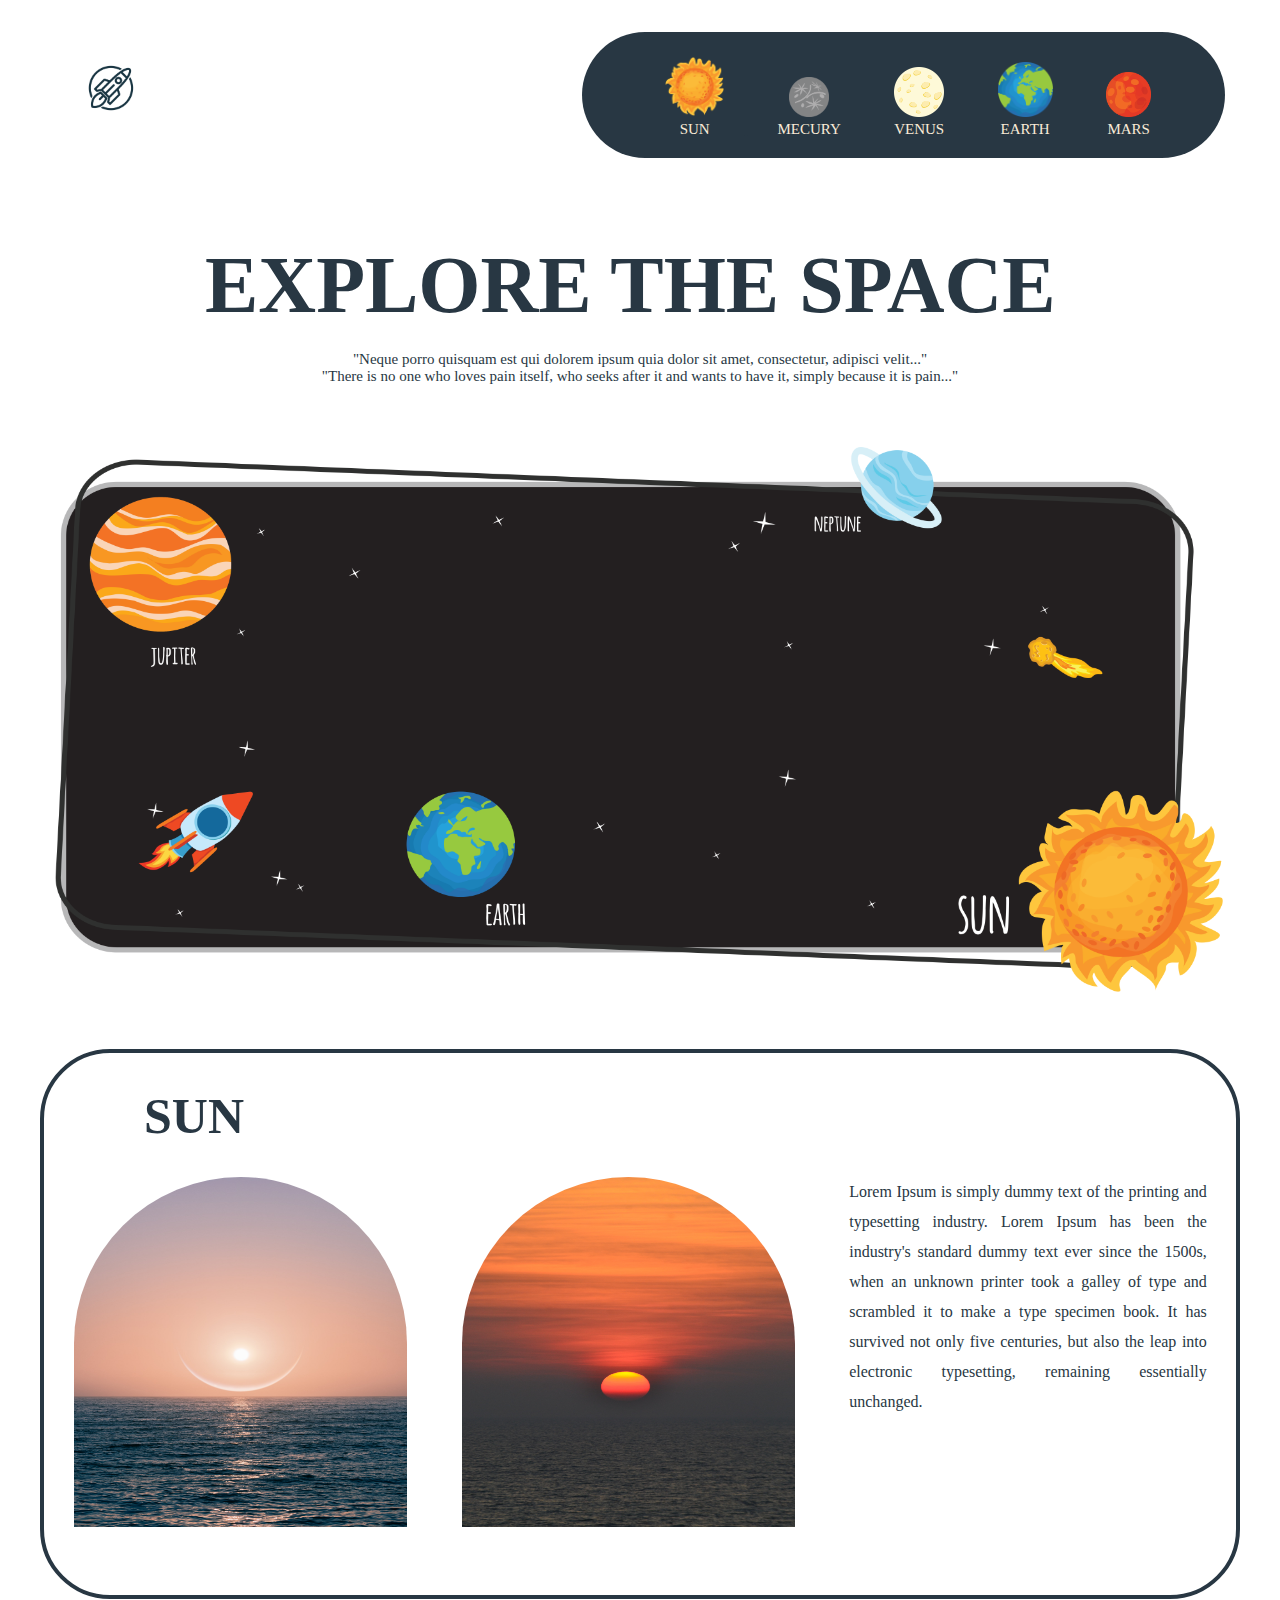
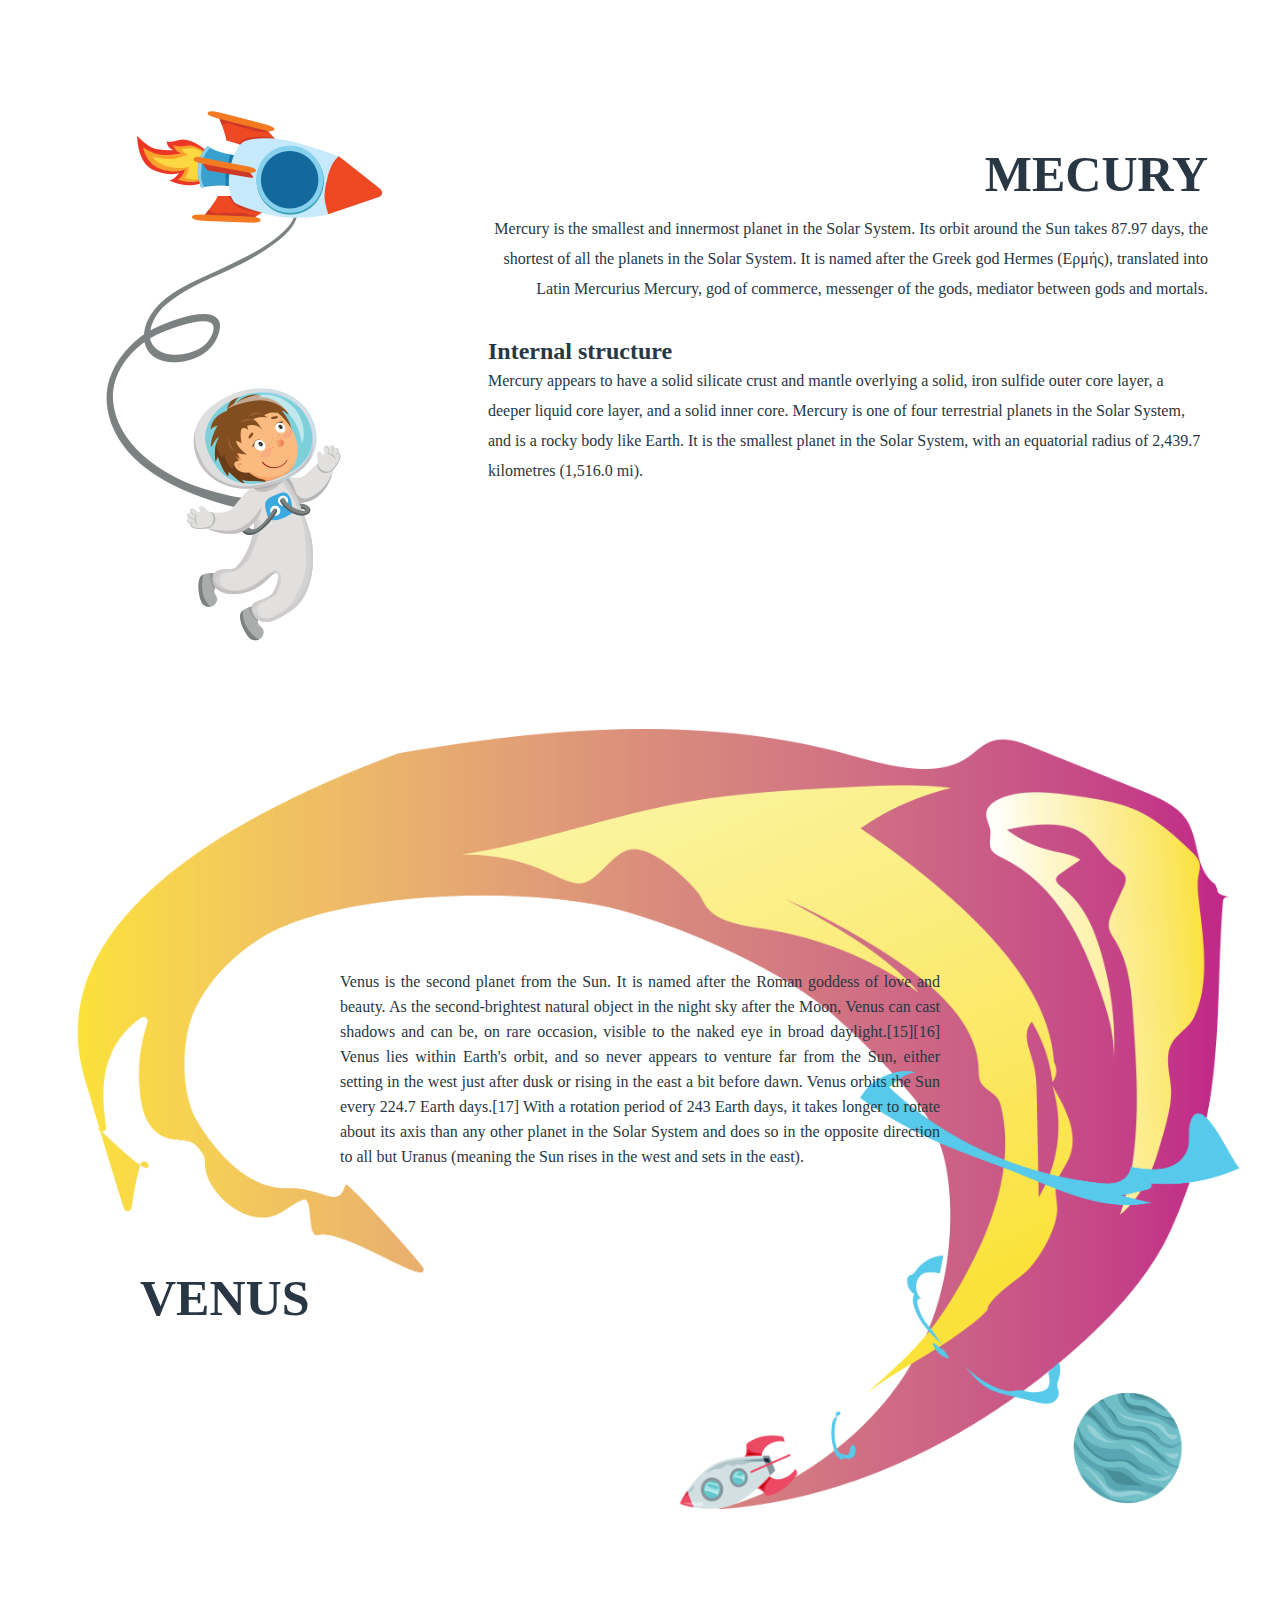
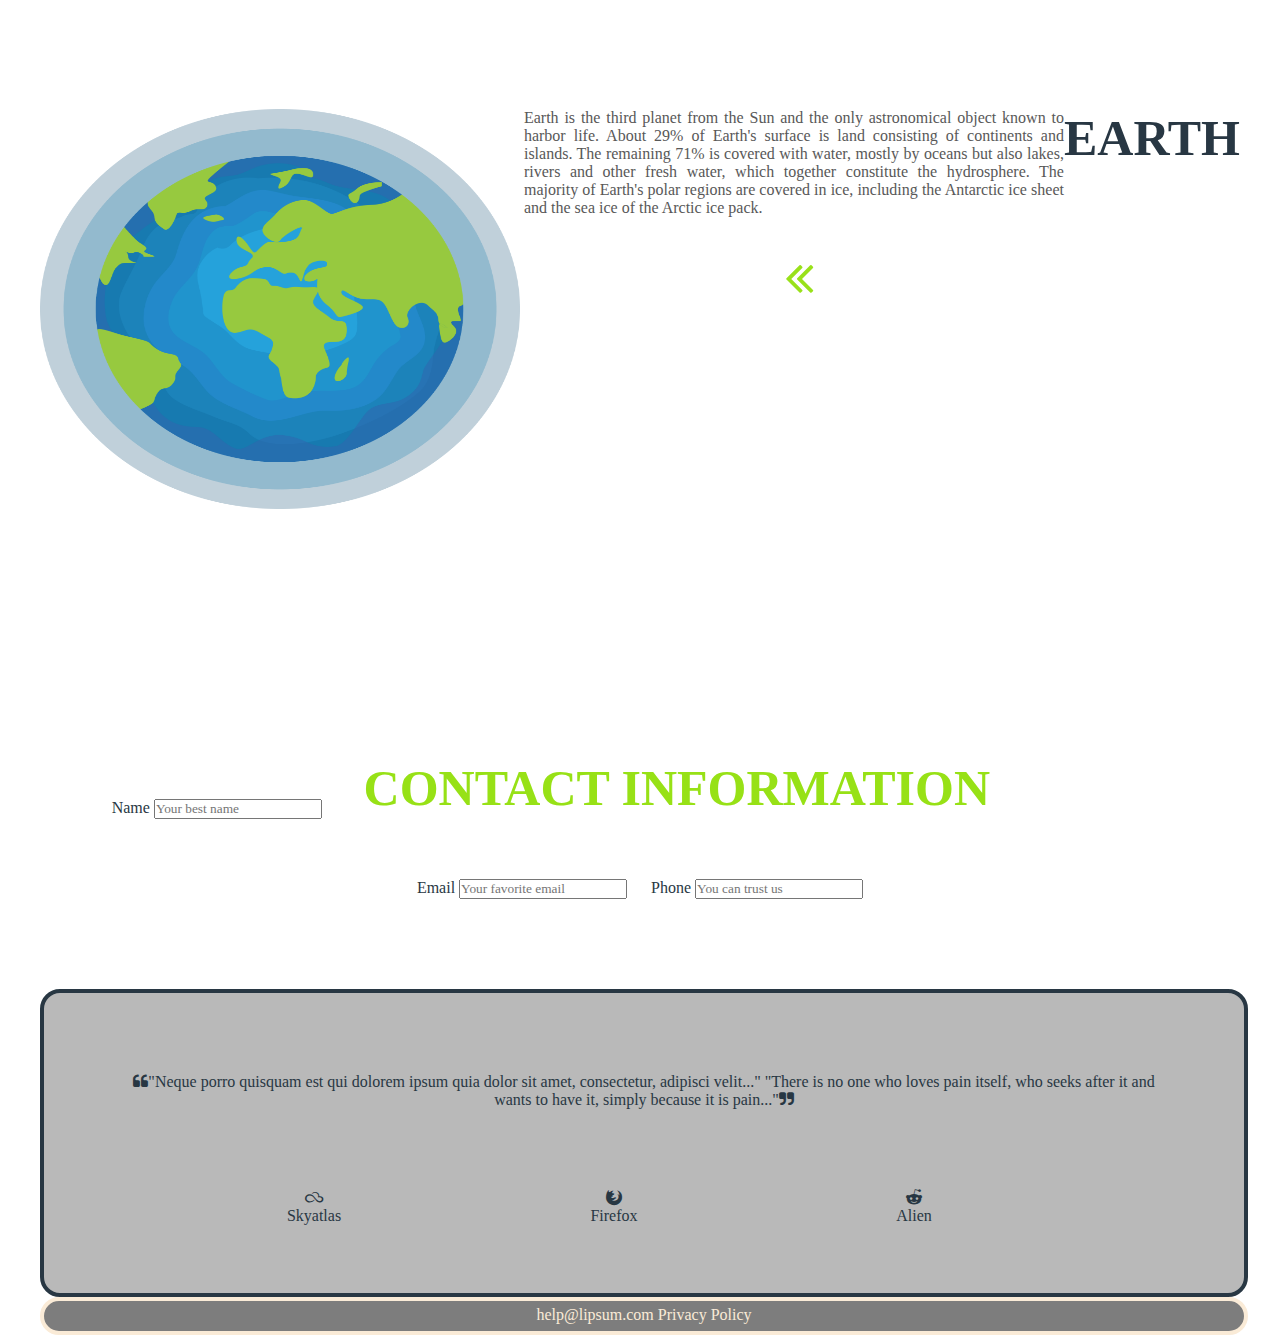
<file: index.html>
<!doctype html>
<html>
<head>
<meta name="viewport" content="width=device-width, initial-scale=1.0">
<title>Untitled Document</title>
<link href="index.css" rel="stylesheet" type="text/css">
	<link rel="stylesheet" href="https://stackpath.bootstrapcdn.com/font-awesome/4.7.0/css/font-awesome.min.css" integrity="sha384-wvfXpqpZZVQGK6TAh5PVlGOfQNHSoD2xbE+QkPxCAFlNEevoEH3Sl0sibVcOQVnN" crossorigin="anonymous">
	
  <link
    rel="stylesheet"
    href="https://cdnjs.cloudflare.com/ajax/libs/animate.css/4.1.1/animate.min.css"
  />

</head>

<body>
	<div id="wrapper">
<header>
			<div class="container">
			<div class="logo">
			<img class="LG" src="LOGOne.png" alt="logo" >
				</div>
				<div class="box1">
				<nav class="menu">	
		 <ul>
			 <a href="#"><li><figture class="mattroi">
				 <img src="mattroi.png" alt="mattroi">
				 <figcaption>
				 <p>SUN</p>
					 </figcaption>
			 </figture>
				  </li>
			 </a>
		    <li><figture class="sao1"><a href="#">
				 <img src="anh2.png" alt="sao1">
				 <figcaption>
				 <p>MECURY</p>
			    </figcaption>
				</a>
			 </figture>
				  </li>
			  
			  <li><figture class="sao2"><a href="venus.html">
				 <img src="anh3.png" alt="sao2">
				 <figcaption>
				 <p>VENUS</p>
					 </figcaption>
				  </a>
			 </figture>
				  </li>
			  <li><figture class="traidat"><a href="earth.html">
				 <img src="anh4.png" alt="traidat">
				 <figcaption>
				 <p>EARTH</p>
			    </figcaption>
				  </a>
			 </figture>  
				   
		    </li>
		    <li><figture class="sao3"><a href="#">
				 <img src="anh5.png" alt="sao3">
				 <figcaption>
				 <p>MARS</p>
			    </figcaption>
				</a>
			 </figture>
		    </li>
		 	
		 </ul>
				</nav>
					  <div class="menumb">
					<a href="#"><i class="fa fa-bars" aria-hidden="true"></i></a>
					</div>
						</div>
			</div>
		</header>
			
		<main>
			<div class="container">
			<section class="banner">
			
				<h1 class="animate__bounceIn">EXPLORE THE SPACE</h1>
				<p>"Neque porro quisquam est qui dolorem ipsum quia dolor sit amet, consectetur, adipisci velit..."<br>"There is no one who loves pain itself, who seeks after it and wants to have it, simply because it is pain..."</p>
				            <img src="banner.png" alt="banner" height="550px">
		               
				</section>
						</div>
					
			<section class="content">
				<h1  class="animate__flash" id="SUN">SUN</h1>
				<div class="box">
				<div class="box-1 rotate">
					<img src="rene-muller-c-YKqs76ot8-unsplash (1).jpg" alt="mt1">
					</div> 
				<div class="box-1 scale">
					<img src="arjun-krishna-Vob03p85HGM-unsplash.jpg" alt="mt2">
					</div>
					<div class="box-1 text">
						<p>Lorem Ipsum is simply dummy text of the printing and typesetting industry. Lorem Ipsum has been the industry's standard dummy text ever since the 1500s, when an unknown printer took a galley of type and scrambled it to make a type specimen book. It has survived not only five centuries, but also the leap into electronic typesetting, remaining essentially unchanged. </p>
					</div>
					</div>
				
			</section>
			<section class="MECURY">
				<div class="box">
			<div class="left">
					<img src="ng.png" alt="phihanhgia">
					</div>
			<div class="right">
				<div class="text1">
				<h1>MECURY</h1>
				<p>Mercury is the smallest and innermost planet in the Solar System. Its orbit around the Sun takes 87.97 days, the shortest of all the planets in the Solar System. It is named after the Greek god Hermes (Ερμής), translated into Latin Mercurius Mercury, god of commerce, messenger of the gods, mediator between gods and mortals.</p>
				</div>
				<div class="text2">
				<h2>Internal structure</h2>
				<p>Mercury appears to have a solid silicate crust and mantle overlying a solid, iron sulfide outer core layer, a deeper liquid core layer, and a solid inner core.
                Mercury is one of four terrestrial planets in the Solar System, and is a rocky body like Earth. It is the smallest planet in the Solar System, with an equatorial radius of 2,439.7 kilometres (1,516.0 mi).</p>
					</div>
					</div>
					</div>
			
			</section>
			<section class="VENUS">
			<div class="box">
				
					<div class="box-3">
		         <p>Venus is the second planet from the Sun. It is named after the Roman goddess of love and beauty. As the second-brightest natural object in the night sky after the Moon, Venus can cast shadows and can be, on rare occasion, visible to the naked eye in broad daylight.[15][16] Venus lies within Earth's orbit, and so never appears to venture far from the Sun, either setting in the west just after dusk or rising in the east a bit before dawn. Venus orbits the Sun every 224.7 Earth days.[17] With a rotation period of 243 Earth days, it takes longer to rotate about its axis than any other planet in the Solar System and does so in the opposite direction to all but Uranus (meaning the Sun rises in the west and sets in the east).</p>
							
			    <h1>VENUS</h1>
				</div>
				</div>
			</section>
			<section class="EARTH">
				<h1>EARTH</h1>
				<div class="box-td">
				<img src="td.png" alt="td">
				</div>
				<div  class="box-texttd">
				Earth is the third planet from the Sun and the only astronomical object known to harbor life. About 29% of Earth's surface is land consisting of continents and islands. The remaining 71% is covered with water, mostly by oceans but also lakes, rivers and other fresh water, which together constitute the hydrosphere. The majority of Earth's polar regions are covered in ice, including the Antarctic ice sheet and the sea ice of the Arctic ice pack. 
					
				
				<h5><i class="fa fa-angle-double-left" aria-hidden="true"></i></h5>
					</div>
			</section>
		</main>
		<contact>
		<h5>CONTACT INFORMATION</h5>
			<div class="row">
  <span>
	  <label for="name">Name</label>
    <input class="basic-slide" id="name" type="text" placeholder="Your best name" />
  </span>
  <span>
	  <label for="email">Email</label>
    <input class="basic-slide" id="email" type="text" placeholder="Your favorite email" />
  </span>
  <span>
	  <label for="phone">Phone</label>
    <input class="basic-slide" id="phone" type="text" placeholder="You can trust us" />
  </span>
</div>
		</contact>
		
        <footer>
		<div class="iconcontact">
			<div class="pr">
			<p><i class="fa fa-quote-left" aria-hidden="true"></i>"Neque porro quisquam est qui dolorem ipsum quia dolor sit amet, consectetur, adipisci velit..."
            "There is no one who loves pain itself, who seeks after it and wants to have it, simply because it is pain..."<i class="fa fa-quote-right" aria-hidden="true"></i></p>
				</div>
			<div class="box-icon">
			<i class="fa fa-skyatlas" aria-hidden="true"></i>
				<p>Skyatlas</p>
				</div>
			<div class="box-icon">
			<i class="fa fa-firefox" aria-hidden="true" ></i>
				<p>Firefox</p>
				</div>
			<div class="box-icon">
			<i class="fa fa-reddit-alien" aria-hidden="true"></i>
				<p>Alien</p>
				</div>
			</div>
			
		</footer>
		<div class="copyright">
			help@lipsum.com
            Privacy Policy
			</div>
		</div>
</body>
</html>
</file>
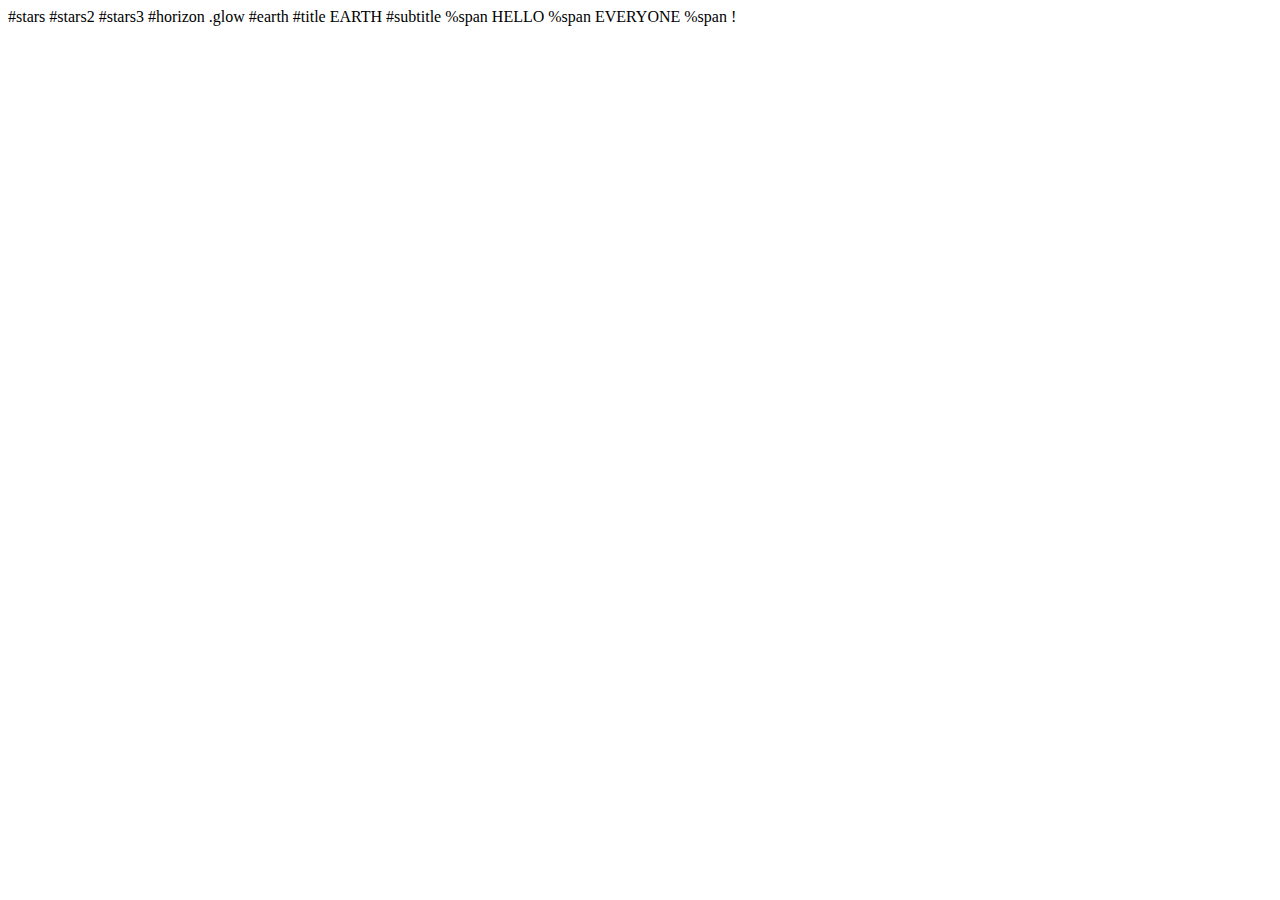
<file: earth.html>
<!doctype html>
<html>
<head>
<meta charset="utf-8">
<title>Untitled Document</title>
<link href="style-earth.css" rel="stylesheet" type="text/css">
	<link href='https://fonts.googleapis.com/css?family=Lato:300,400,700' rel='stylesheet' type='text/css'>
#stars
#stars2
#stars3
#horizon
  .glow
#earth
#title
  EARTH
#subtitle
  %span
    HELLO
  %span
    EVERYONE
  %span
    !
</head>

<body>
	
<script>
	/*
The pure CSS parallax star background has been forked from my other pen :

Parallax Star background in CSS
https://codepen.io/saransh/details/BKJun

Made by @saran5h
linkedin.com/in/saranshsinha
*/
	</script>
</body>
</html>
</file>
<file: index.css>
@charset "utf-8";
/* CSS Document */
*{
	margin: 0 ;
	padding: 0;
	font-family:'Cosi';
	color:#283743;
}
@font-face {
    font-family: 'Cosi';
    src: url('https://assets.codepen.io/3453673/CosiTimes-Roman.woff') format('woff');
    font-weight: normal;
    font-style: normal;
    font-display: swap;
}

#wrapper{
	max-width:1200px;
	height: auto;
	margin: 0 auto;
	}
.container{
	width: 1170px;
	margin: 0 auto;
	
}
header{
	width:100%;
	height: auto;
	padding: 2em 0em 3em ;
	margin: 0 auto;
}

.logo{
	float:left;
	height: auto;
	width:30%;
	padding-top:2em;
	padding-left: 2em;

}
.logo img{
	height: 3em;
}
.nav{
	width:60%;
	height: auto;
	float:right;
    padding-right: 3em;
	padding-bottom: 2em;
	
}
.box1{
	background:#283743;
	height: 70px;
	width:55%;
	float:right;
	border-radius: 100px;
	position:relative;
	padding-bottom: 3.5em;
		
}
.menu{
	margin: 0 auto;
	height: 123px;
	width:600px;
	padding-top:5px;
	font-size:13.5px;
	position: relative;
}

.menu ul{
	list-style-type: none;
	text-align: center;
}
.menu ul li{
	color: antiquewhite;
	display: inline-block;
	padding: 20px;
	font-size: 15px;
}
.mattroi img{
	height: 60px;
}
.menumb{
	float: right;
	width: 20%;
	display: none;
		
}
figture{
	display: inline-block;
	margin-left: 10px;
    transition: all 0.5s linear;
}
figture:hover{
	transform: scale(1.2);
	box-shadow: 0px 0px 150px #000000;
	transition: all .5s ease-in;
}

figture a{
	text-decoration: none;
}
figture p{
	color: antiquewhite;
}
.sao1 img{
	height: 40px;

}
.sao2 img{
	height: 50px;
}
.traidat img{
	height: 55px;
}
.sao3 img{
	height: 45px;
}
.menumb{
	height: 123px;
	width:20%;
	float:right;
	
}
main{
	width:100%;
	height:auto;
	background:#FFFFFF;
}
.banner{
	width:100%;
	height:auto;
	position: relative;
	margin: 0 auto;
}
.banner img{
	position:relative;
	margin: 0 auto;
	padding-top: 2em;
	padding-bottom: 3em;
	width: 100%;
	
}
.banner h1 {
	font-size: 80px;
	padding-top: 160px;
	margin: 0 auto;
	padding-left: 150px;
}

.banner p{
	font-size: 15px;
	text-align: center;
	position: relative;
	padding-top:20px;
	padding-bottom: 30px;
}
.space{
	margin: 0 auto;
	padding: 2%;
	box-sizing: border-box;
}

.content{
	height: 550px;
	width: 100%;
	padding-top:1.5em;
	box-sizing: border-box;
	border: 4px solid #283743;
	border-radius: 70PX;
}
.box{
			width: 100%;
			height:300px;
			margin: 0 auto;
			box-sizing: border-box;
	        position:relative;
	 
		}
#SUN{
	font-size: 50px;
	float: right;
	color:#283743;
	padding-left: 2em;
	padding-top: 0.2em;
	position: absolute;
}
.box-1{
	width:30%;
	height: 300px;
	float:left;
	margin-left: 30px;
	margin-top:100px;
}
.box-1 img{
	
	height: 350px;
	width:333px;
	border-top-right-radius: 175px;
	border-top-left-radius: 175px;
	transition: all 1s;}
.rotate img:hover{
	background: aqua;
	border-radius: 50%;
}
.box-2 img{
	height: 350px;
	width:333px;
	transition: all 1s;}
.scale img:hover{
	border-radius: 50%;
	transform: rotate(1turn) scale(1.2);
	opacity: 0.7;
	background: #00FFCB;
	animation:  infinite alternate;
}
.box-3 img{
	height: 200px;
	width:200px;
}

.text{
	line-height:30px;
	height: 300px;
	
}
.text p {
text-align: justify;
color:#283743;
}

.MECURY{
	width:100%;
	height:650px;
	padding-top: 5em;
}
.left{
	float: left;
	padding-top: 2em;
	padding-left: 4em;
	width:30%;
	animation: up 2s linear 2s infinite alternate;
	
}

@keyframes up{
    from {
    transform: translate(0%, 0%);
  }
  to {
    transform: translate(0%, -10%);
  }
}

.right{
	float: right;
	width:60%;
	margin: 0 auto;
	line-height: 30px;
	padding-top: 5em;
	padding-right: 2em;
}
.text1{
	text-align: right;
	padding-bottom: 2em;
}.text1 h1{
	padding-bottom: 0.5em;
	font-size: 50px;
}
.text2{
	text-align: left;
}
.VENUS{
	width:100%;
	height:800px;
	

}
.box-3{
	background-image: url( "tenluabay.png");
	background-size: cover;
	height: 780px;
	position:absolute;
}

.box-3 p {
	width:50%;
	display: block;
	margin: 0 auto;
	text-align: justify;
	line-height: 25px;
	padding-top:15em;
	color:#283743;
    vertical-align: middle;
}
.box-3 h1{
	font-size: 50px;
	padding:2em 2em ;
}
.EARTH{
	width:100%;
	height:600px;
	padding-top: 180px;
	
}
.EARTH img{
	height: 400px;
	float: left;
	width:40%;
}
.EARTH img:hover{
	transform: translate(50px) rotate(1turn);
	transition: all 1s linear;
	
}
.EARTH h1{
	padding-bottom: 1em;
	font-size: 50px;
	float: right;
}
.box-texttd{
	float: right;
	width: 45%;
	height: 500px;
	color:#585858;
	text-align: justify;
	border-top: 20px;
	
}
.box-texttd:hover{
	color:#283743;
}
h5{
	float: right;
	padding-top:1em;
	padding-right: 5em;
	color:#97E116;
	font-size: 50px;
}
.fa-angle-double-left{
	color: #99E11A;
}
.fa-angle-double-left:hover{
	transform: translate(50px) ;
	transition: all 1.2s linear;
	
}

.boxmini{
	height: 150px;
	width: 30%;
}
footer{
	width: 100%;
	height:300px;
	background:#B9B9B9;
    animation-name:color3;
    animation-duration: 2.5s;
    animation-iteration-count: infinite;
	border: 4px solid;
	border-radius: 20px;
}
@keyframes color3 {
        20%  {background-color:#B9B9B9;}
        50%  {background-color:#89E6FF;}
        100% {background-color:#72FFC5;}
    }
.box-icon{
	margin: 0 auto;
	width: 25%;
	height:80px;
    padding-top:5em;
	padding-left: 15em;
	box-sizing: border-box;
	float: left;
	text-align: center;
}
.pr{
	text-align: center;
	margin: 0 auto;
	padding: 5em 5em 0 5em;
}
.copyright{
	text-align: center;
	height: 20px;
	width:100%;
	background: #7D7D7D;
	color: antiquewhite;
	padding: 5px 0 5px 0;
	border: 4px solid;
	border-radius: 50px;
}
contact{
	height: 300px;
	width: 100%;
	
}
contact h5{

	text-align: center;
	color:#97E116;
}
.row {
  max-width: 100%;
  margin: 0 auto;
  padding: 60px 30px;
  text-align: center;
  }
  
  span {
    position: relative;
    display: inline-block;
    margin: 30px 10px;
 
}
/* mobie*/
@media only screen 
   and (max-width : 320px) {
   /* Styles here */
}
</file>
<file: style-earth.css>
@charset "utf-8";
/* CSS Document */
</file>
